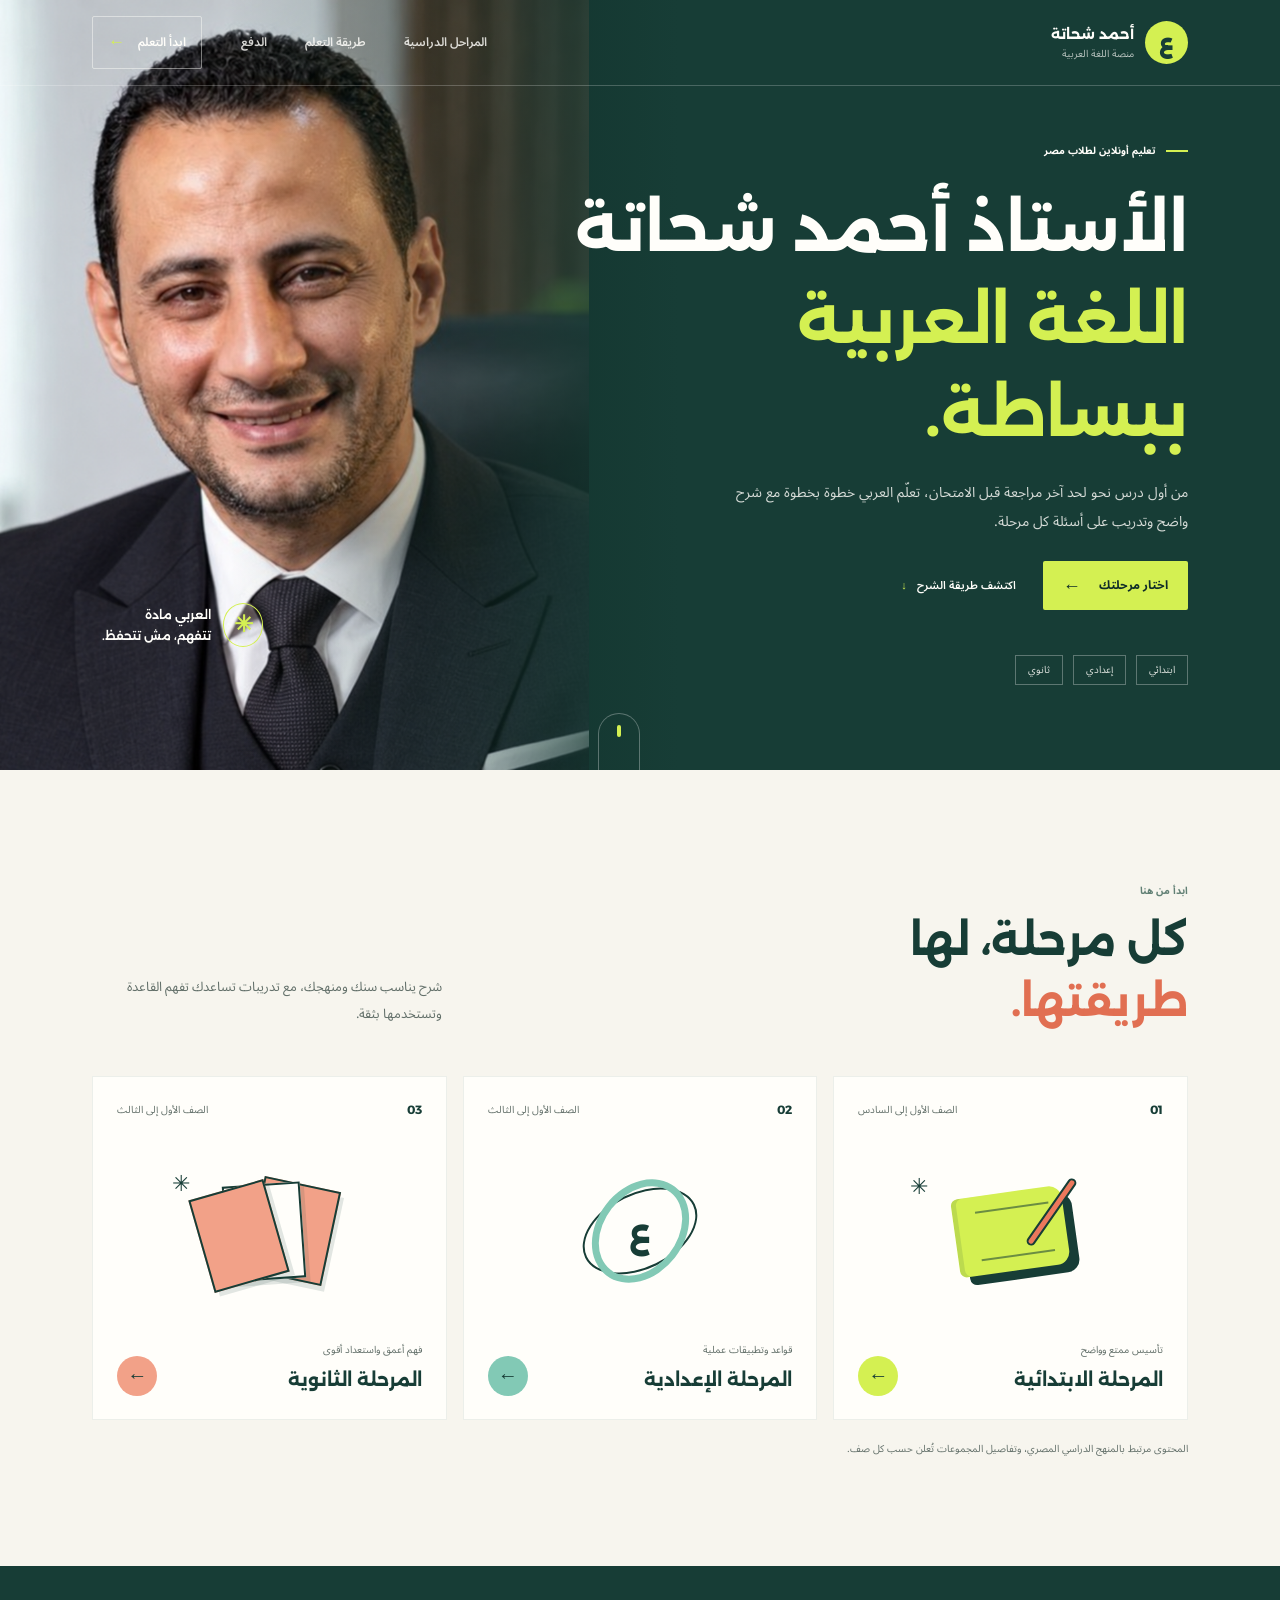
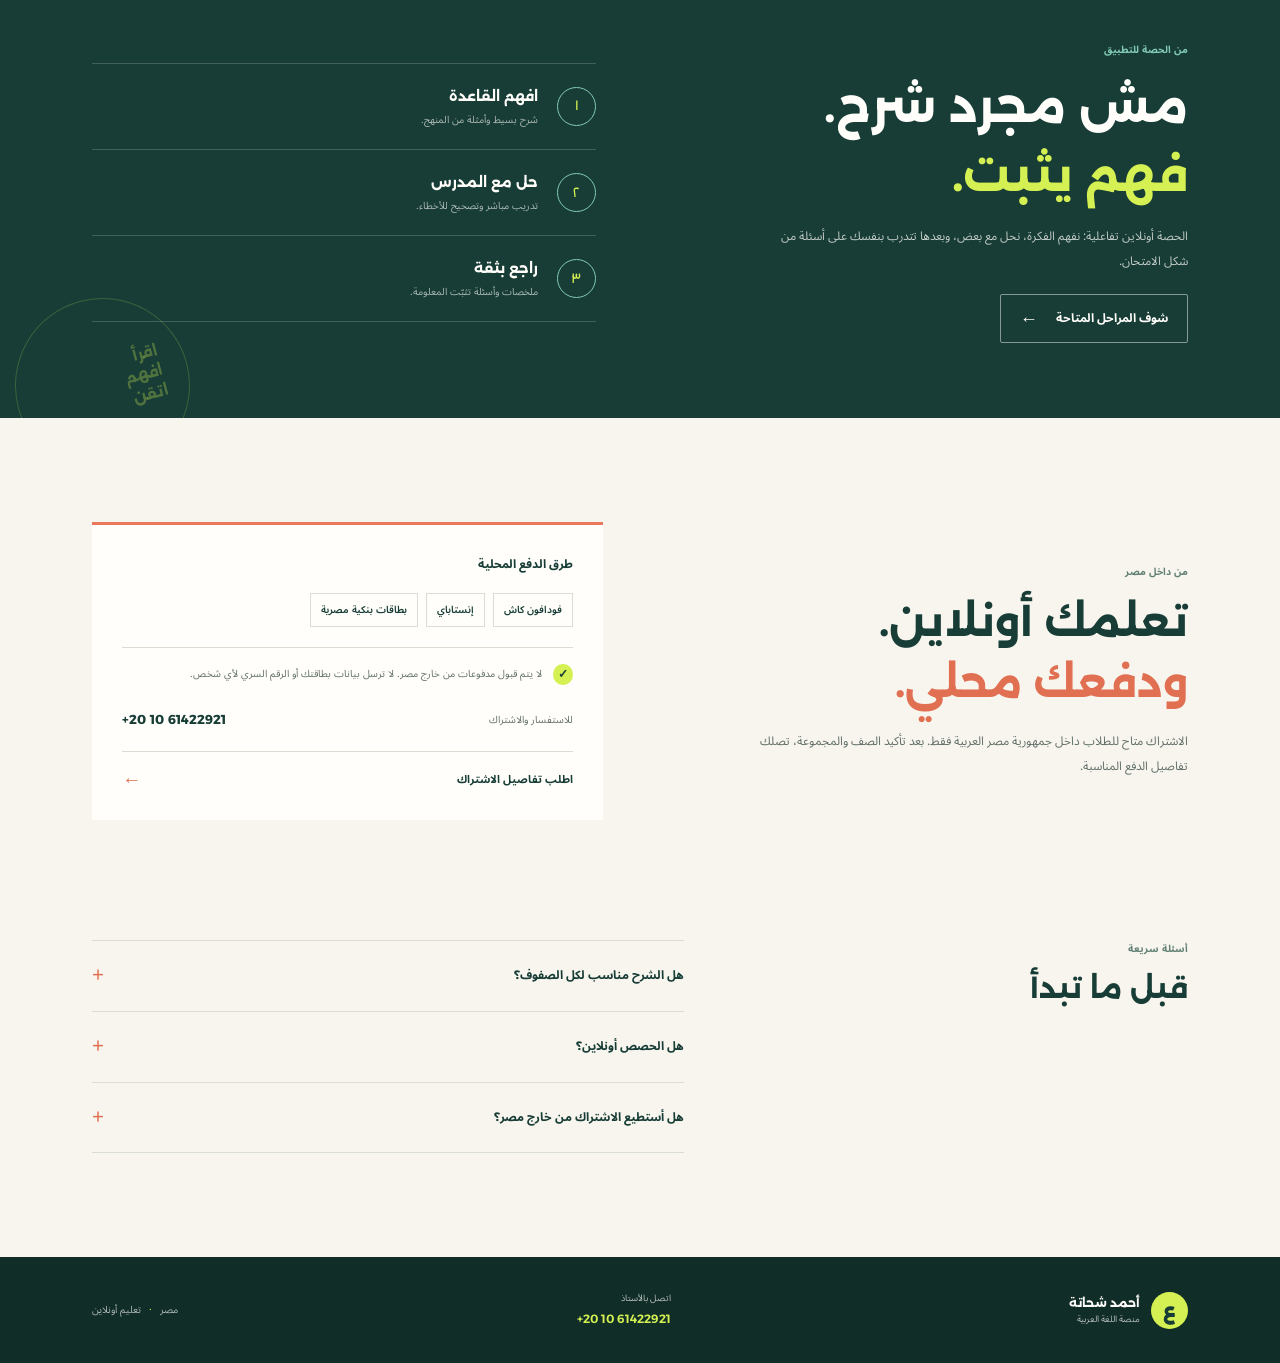
<file: index.html>
﻿<!doctype html>
<html lang="ar" dir="rtl">
<head>
	<meta charset="utf-8">
	<meta name="viewport" content="width=device-width, initial-scale=1">
	<meta name="theme-color" content="#173d36">
	<meta name="description" content="منصة الأستاذ أحمد شحاتة لتعليم اللغة العربية لطلاب الابتدائي والإعدادي والثانوي في مصر.">
	<title>الأستاذ أحمد شحاتة | اللغة العربية ببساطة</title>
	<link rel="preconnect" href="https://fonts.googleapis.com">
	<link rel="preconnect" href="https://fonts.gstatic.com" crossorigin>
	<link href="https://fonts.googleapis.com/css2?family=Alexandria:wght@400;500;600;700;800&family=Noto+Sans+Arabic:wght@400;500;600;700;800&display=swap" rel="stylesheet">
	<link rel="stylesheet" href="style.css">
	<script src="script.js" defer></script>
</head>
<body>
	<header class="site-header">
		<a class="brand" href="#home" aria-label="الأستاذ أحمد شحاتة، الصفحة الرئيسية">
			<span class="brand-mark" aria-hidden="true">ع</span>
			<span class="brand-copy"><strong>أحمد شحاتة</strong><small>منصة اللغة العربية</small></span>
		</a>
		<button class="menu-toggle" type="button" aria-label="فتح القائمة" aria-expanded="false" aria-controls="main-nav">
			<span></span><span></span><span></span>
		</button>
		<nav class="main-nav" id="main-nav" aria-label="القائمة الرئيسية">
			<a href="./tracks/">المراحل الدراسية</a>
			<a href="#method">طريقة التعلم</a>
			<a href="#payment">الدفع</a>
			<a class="nav-join" href="./tracks/">ابدأ التعلم <span aria-hidden="true">←</span></a>
		</nav>
	</header>

	<main>
		<section class="hero" id="home" aria-labelledby="hero-title">
			<img class="hero-image" src="./ahmed-shehata.png" alt="الأستاذ أحمد شحاتة" fetchpriority="high">
			<div class="hero-shade"></div>
			<div class="hero-content">
				<p class="eyebrow"><span></span> تعليم أونلاين لطلاب مصر</p>
				<h1 id="hero-title">الأستاذ أحمد شحاتة<br><em>اللغة العربية ببساطة.</em></h1>
				<p class="hero-intro">من أول درس نحو لحد آخر مراجعة قبل الامتحان، تعلّم العربي خطوة بخطوة مع شرح واضح وتدريب على أسئلة كل مرحلة.</p>
				<div class="hero-actions">
					<a class="button button-lime" href="./tracks/">اختار مرحلتك <span aria-hidden="true">←</span></a>
					<a class="text-link" href="#method">اكتشف طريقة الشرح <span aria-hidden="true">↓</span></a>
				</div>
				<div class="hero-stages" aria-label="المراحل المتاحة">
					<span>ابتدائي</span><span>إعدادي</span><span>ثانوي</span>
				</div>
			</div>
			<div class="hero-note"><span class="note-star" aria-hidden="true">✳</span><span>العربي مادة<br>تتفهم، مش تتحفظ.</span></div>
			<a class="scroll-cue" href="./tracks/" aria-label="تابع إلى المراحل الدراسية"><span></span></a>
		</section>

		<section class="tracks section-wrap" id="track" aria-labelledby="tracks-title">
			<div class="section-heading">
				<div>
					<p class="eyebrow eyebrow-dark">ابدأ من هنا</p>
					<h2 id="tracks-title">كل مرحلة، لها<br><em>طريقتها.</em></h2>
				</div>
				<p class="section-lede">شرح يناسب سنك ومنهجك، مع تدريبات تساعدك تفهم القاعدة وتستخدمها بثقة.</p>
			</div>
			<div class="track-grid">
				<article class="track-card track-primary">
					<div class="track-top"><span class="track-number">01</span><span class="track-level">الصف الأول إلى السادس</span></div>
					<div class="track-illustration primary-illustration" aria-hidden="true"><span class="book-shape"></span><span class="pencil-shape"></span><span class="sparkle">✳</span></div>
					<div class="track-bottom"><div><p>تأسيس ممتع وواضح</p><h3>المرحلة الابتدائية</h3></div><a class="round-arrow" href="./tracks/" aria-label="افتح موقع المراحل الدراسية للمرحلة الابتدائية">←</a></div>
				</article>
				<article class="track-card track-prep">
					<div class="track-top"><span class="track-number">02</span><span class="track-level">الصف الأول إلى الثالث</span></div>
					<div class="track-illustration prep-illustration" aria-hidden="true"><span class="orbit orbit-one"></span><span class="orbit orbit-two"></span><span class="sparkle">ع</span></div>
					<div class="track-bottom"><div><p>قواعد وتطبيقات عملية</p><h3>المرحلة الإعدادية</h3></div><a class="round-arrow" href="./tracks/" aria-label="افتح موقع المراحل الدراسية للمرحلة الإعدادية">←</a></div>
				</article>
				<article class="track-card track-secondary">
					<div class="track-top"><span class="track-number">03</span><span class="track-level">الصف الأول إلى الثالث</span></div>
					<div class="track-illustration secondary-illustration" aria-hidden="true"><span class="page page-one"></span><span class="page page-two"></span><span class="page page-three"></span><span class="sparkle">✳</span></div>
					<div class="track-bottom"><div><p>فهم أعمق واستعداد أقوى</p><h3>المرحلة الثانوية</h3></div><a class="round-arrow" href="./tracks/" aria-label="افتح موقع المراحل الدراسية للمرحلة الثانوية">←</a></div>
				</article>
			</div>
			<p class="track-footnote">المحتوى مرتبط بالمنهج الدراسي المصري، وتفاصيل المجموعات تُعلن حسب كل صف.</p>
		</section>

		<section class="method" id="method" aria-labelledby="method-title">
			<div class="method-inner">
				<div class="method-copy">
					<p class="eyebrow eyebrow-light">من الحصة للتطبيق</p>
					<h2 id="method-title">مش مجرد شرح.<br><em>فهم يثبت.</em></h2>
					<p>الحصة أونلاين تفاعلية: نفهم الفكرة، نحل مع بعض، وبعدها تتدرب بنفسك على أسئلة من شكل الامتحان.</p>
					<a class="button button-outline" href="./tracks/">شوف المراحل المتاحة <span aria-hidden="true">←</span></a>
				</div>
				<div class="method-steps" aria-label="خطوات التعلم">
					<div class="method-step"><span>١</span><div><h3>افهم القاعدة</h3><p>شرح بسيط وأمثلة من المنهج.</p></div></div>
					<div class="method-step"><span>٢</span><div><h3>حل مع المدرس</h3><p>تدريب مباشر وتصحيح للأخطاء.</p></div></div>
					<div class="method-step"><span>٣</span><div><h3>راجع بثقة</h3><p>ملخصات وأسئلة تثبّت المعلومة.</p></div></div>
				</div>
				<div class="method-stamp" aria-hidden="true">اقرأ<br>افهم<br>اتقن</div>
			</div>
		</section>

		<section class="payment section-wrap" id="payment" aria-labelledby="payment-title">
			<div class="payment-copy">
				<p class="eyebrow eyebrow-dark">من داخل مصر</p>
				<h2 id="payment-title">تعلمك أونلاين.<br><em>ودفعك محلي.</em></h2>
				<p>الاشتراك متاح للطلاب داخل جمهورية مصر العربية فقط. بعد تأكيد الصف والمجموعة، تصلك تفاصيل الدفع المناسبة.</p>
			</div>
			<div class="payment-panel">
				<p class="payment-label">طرق الدفع المحلية</p>
				<div class="payment-methods"><span>فودافون كاش</span><span>إنستاباي</span><span>بطاقات بنكية مصرية</span></div>
				<div class="payment-rule"><span class="rule-icon" aria-hidden="true">✓</span><p>لا يتم قبول مدفوعات من خارج مصر. لا ترسل بيانات بطاقتك أو الرقم السري لأي شخص.</p></div>
				<a class="payment-contact" href="tel:+201061422921"><span>للاستفسار والاشتراك</span><bdi>+20 10 61422921</bdi></a>
				<button class="payment-cta enroll-trigger" type="button" data-stage="">اطلب تفاصيل الاشتراك <span aria-hidden="true">←</span></button>
			</div>
		</section>

		<section class="faq section-wrap" aria-labelledby="faq-title">
			<div class="faq-heading"><p class="eyebrow eyebrow-dark">أسئلة سريعة</p><h2 id="faq-title">قبل ما تبدأ</h2></div>
			<div class="faq-list">
				<details><summary>هل الشرح مناسب لكل الصفوف؟<span aria-hidden="true">+</span></summary><p>نعم، توجد مسارات للمرحلة الابتدائية والإعدادية والثانوية، وتختار صفك عند طلب الاشتراك.</p></details>
				<details><summary>هل الحصص أونلاين؟<span aria-hidden="true">+</span></summary><p>نعم، الدراسة عن بُعد. تفاصيل موعد الحصة وطريقة حضورها تُرسل بعد تأكيد المجموعة.</p></details>
				<details><summary>هل أستطيع الاشتراك من خارج مصر؟<span aria-hidden="true">+</span></summary><p>الاشتراك والدفع متاحان داخل مصر فقط في الوقت الحالي.</p></details>
			</div>
		</section>
	</main>

	<footer class="site-footer">
		<a class="brand footer-brand" href="#home"><span class="brand-mark" aria-hidden="true">ع</span><span class="brand-copy"><strong>أحمد شحاتة</strong><small>منصة اللغة العربية</small></span></a>
		<a class="footer-phone" href="tel:+201061422921" aria-label="اتصل بالأستاذ أحمد شحاتة على +20 10 61422921"><span>اتصل بالأستاذ</span><bdi>+20 10 61422921</bdi></a>
		<span class="footer-country">مصر <span aria-hidden="true">·</span> تعليم أونلاين</span>
	</footer>

	<dialog class="enroll-dialog" aria-labelledby="dialog-title">
		<button class="dialog-close" type="button" aria-label="إغلاق النافذة">×</button>
		<div class="dialog-heading"><p class="eyebrow eyebrow-dark">خطوة أولى</p><h2 id="dialog-title">اطلب تفاصيل<br><em>الاشتراك.</em></h2><p>املأ بياناتك لمعاينة طلبك. الاشتراك متاح داخل مصر فقط.</p></div>
		<form id="enrollment-form">
			<label for="student-name">اسم الطالب</label>
			<input id="student-name" name="studentName" type="text" autocomplete="name" placeholder="الاسم بالكامل" required>
			<div class="form-row">
				<div><label for="stage">المرحلة</label><select id="stage" name="stage" required><option value="">اختار المرحلة</option><option value="primary">ابتدائي</option><option value="prep">إعدادي</option><option value="secondary">ثانوي</option></select></div>
				<div><label for="grade">الصف الدراسي</label><select id="grade" name="grade" required disabled><option value="">اختار الصف</option></select></div>
			</div>
			<label for="phone">رقم موبايل مصري</label>
			<input id="phone" name="phone" type="tel" inputmode="numeric" autocomplete="tel-national" placeholder="01xxxxxxxxx" pattern="01[0125][0-9]{8}" title="أدخل رقم موبايل مصري يبدأ بـ 010 أو 011 أو 012 أو 015" required>
			<p class="form-hint">يبدأ الرقم بـ 010 أو 011 أو 012 أو 015.</p>
			<button class="button button-lime form-submit" type="submit">معاينة طلب الاشتراك <span aria-hidden="true">←</span></button>
			<p class="form-privacy">هذه معاينة فقط؛ لا تُرسل البيانات ولا تُنفذ أي عملية دفع.</p>
			<div class="form-result" id="form-result" role="status" aria-live="polite" hidden></div>
		</form>
	</dialog>
	<div class="dialog-backdrop" hidden></div>
</body>
</html>
</file>
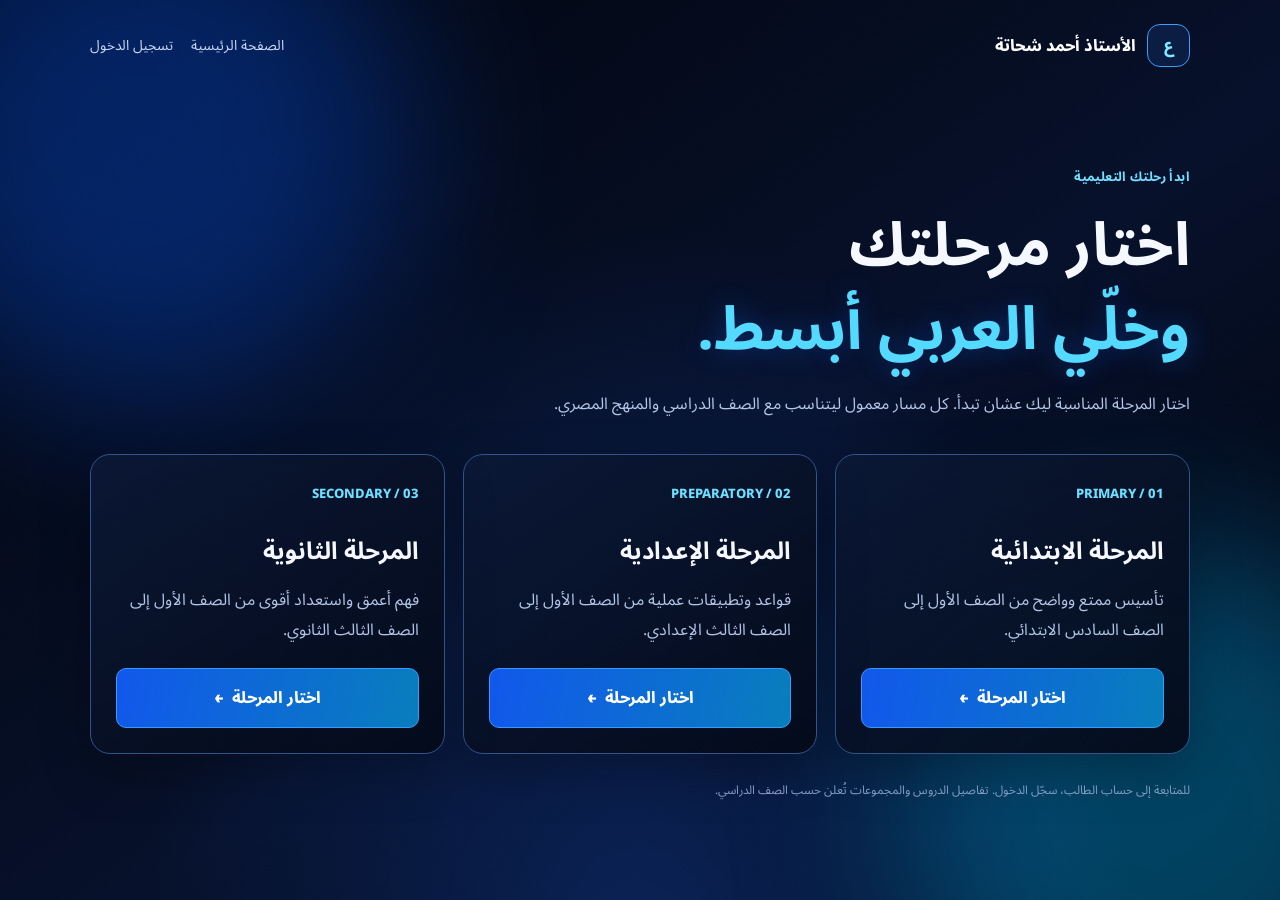
<file: track/index.html>
<!doctype html>
<html lang="en">
<head>
<meta charset="utf-8">
<meta name="viewport" content="width=device-width, initial-scale=1">
<meta http-equiv="refresh" content="0;url=../tracks/">
<link rel="canonical" href="../tracks/">
<title>Moving to Tracks</title>
<script>window.location.replace("../tracks/");</script>
</head>
<body><p>This page has moved to <a href="../tracks/">/tracks/</a>.</p></body>
</html>
</file>
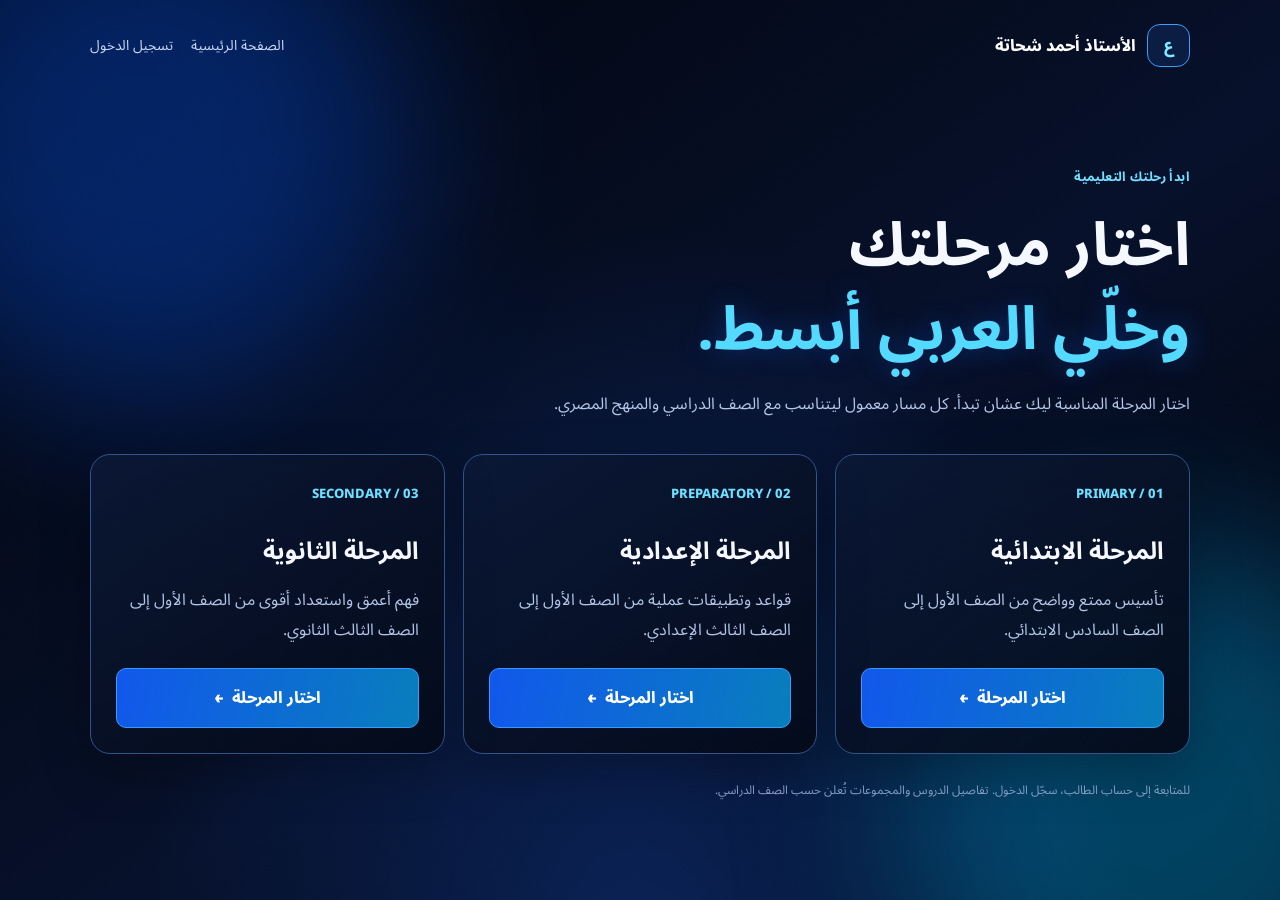
<file: tracks/index.html>
<!doctype html>
<html lang="ar" dir="rtl">
<head>
<meta charset="utf-8">
<meta name="viewport" content="width=device-width, initial-scale=1">
<meta name="theme-color" content="#050816">
<meta name="description" content="اختار المرحلة الدراسية في منصة الأستاذ أحمد شحاتة.">
<title>المراحل الدراسية | الأستاذ أحمد شحاتة</title>
<link rel="preconnect" href="https://fonts.googleapis.com">
<link rel="preconnect" href="https://fonts.gstatic.com" crossorigin>
<link href="https://fonts.googleapis.com/css2?family=Alexandria:wght@400;500;600;700;800&family=Noto+Sans+Arabic:wght@400;500;600;700;800&display=swap" rel="stylesheet">
<style>
:root{color-scheme:dark;--blue:#176bff;--cyan:#42d9ff}
*{box-sizing:border-box}
body{margin:0;min-height:100vh;background:#030611;color:#f5f8ff;font-family:"Noto Sans Arabic","Alexandria",sans-serif}
.bg{position:fixed;inset:0;z-index:-1;overflow:hidden;background:radial-gradient(ellipse at 50% 110%,#0b245a 0,transparent 55%),linear-gradient(145deg,#02040b,#07112b 55%,#02040b)}
.bg:before{content:"";position:absolute;inset:-45%;background:repeating-linear-gradient(0deg,transparent 0 54px,rgba(58,135,255,.09) 55px 56px),repeating-linear-gradient(90deg,transparent 0 54px,rgba(58,135,255,.09) 55px 56px);transform:perspective(520px) rotateX(58deg) scale(1.6);transform-origin:center bottom;animation:grid 18s linear infinite}
.glow{position:absolute;width:42vw;height:42vw;min-width:240px;min-height:240px;border-radius:50%;filter:blur(85px);opacity:.34;animation:float 12s ease-in-out infinite alternate}
.g1{top:-15%;left:-10%;background:#075bff}.g2{right:-12%;bottom:-20%;background:#00b7ff;animation-delay:-5s}
@keyframes grid{to{background-position:0 110px,110px 0}}@keyframes float{to{transform:translate(6vw,5vh) scale(1.16)}}
header{width:min(1100px,calc(100% - 36px));margin:auto;padding:24px 0;display:flex;justify-content:space-between;align-items:center;gap:16px}
.brand{color:#fff;text-decoration:none;font-weight:800;display:flex;align-items:center;gap:11px}.mark{display:grid;place-items:center;width:43px;height:43px;border:1px solid #3e9bff;border-radius:13px;color:#7eeaff;background:#0b1d42}
header nav{display:flex;gap:18px;align-items:center;flex-wrap:wrap}header nav a{color:#c8d8f7;text-decoration:none;font-size:14px}
main{width:min(1100px,calc(100% - 36px));margin:clamp(36px,8vh,90px) auto 70px}
.eyebrow{color:#72dfff;font-size:13px;font-weight:700;letter-spacing:.03em}
h1{font-size:clamp(34px,6vw,60px);line-height:1.4;margin:12px 0}h1 em{font-style:normal;color:#54d9ff;text-shadow:0 0 28px #176bff55}
.intro{max-width:650px;color:#b5c7e8;line-height:2;font-size:16px;margin-bottom:34px}
.cards{display:grid;grid-template-columns:repeat(3,minmax(0,1fr));gap:18px}
.card{display:flex;flex-direction:column;min-height:245px;padding:25px;border:1px solid #31548a;border-radius:20px;background:linear-gradient(145deg,rgba(12,25,55,.88),rgba(4,9,23,.92));box-shadow:0 18px 50px #0004;transition:transform .22s,border-color .22s,box-shadow .22s}
.card:hover{transform:translateY(-5px);border-color:#48cfff;box-shadow:0 18px 55px #075bff28}
.number{color:#6ddfff;font-weight:800;font-size:13px}.card h2{font-size:24px;margin:18px 0 8px}.card p{color:#b3c5e5;line-height:1.9;margin:0 0 22px}
.card a{margin-top:auto;display:inline-flex;align-items:center;justify-content:center;gap:8px;padding:12px 16px;border:1px solid #369bff;border-radius:10px;color:#fff;text-decoration:none;font-weight:800;background:linear-gradient(100deg,#1258ec,#087ebd)}
.note{margin-top:26px;color:#849bc3;font-size:12px;line-height:1.9}
@media(max-width:760px){.cards{grid-template-columns:1fr}.card{min-height:unset}header{align-items:flex-start}header nav{justify-content:flex-end}}
@media(prefers-reduced-motion:reduce){.bg:before,.glow{animation:none}.card{transition:none}}
</style>
</head>
<body>
<div class="bg" aria-hidden="true"><span class="glow g1"></span><span class="glow g2"></span></div>
<header>
<a class="brand" href="../"><span class="mark" aria-hidden="true">ع</span><span>الأستاذ أحمد شحاتة</span></a>
<nav aria-label="التنقل"><a href="../">الصفحة الرئيسية</a><a href="../login.html">تسجيل الدخول</a></nav>
</header>
<main>
<p class="eyebrow">ابدأ رحلتك التعليمية</p>
<h1>اختار مرحلتك<br><em>وخلّي العربي أبسط.</em></h1>
<p class="intro">اختار المرحلة المناسبة ليك عشان تبدأ. كل مسار معمول ليتناسب مع الصف الدراسي والمنهج المصري.</p>
<section class="cards" aria-label="المراحل الدراسية">
<article class="card"><span class="number">01 / PRIMARY</span><h2>المرحلة الابتدائية</h2><p>تأسيس ممتع وواضح من الصف الأول إلى الصف السادس الابتدائي.</p><a href="../login.html?stage=primary">اختار المرحلة <span aria-hidden="true">←</span></a></article>
<article class="card"><span class="number">02 / PREPARATORY</span><h2>المرحلة الإعدادية</h2><p>قواعد وتطبيقات عملية من الصف الأول إلى الصف الثالث الإعدادي.</p><a href="../login.html?stage=prep">اختار المرحلة <span aria-hidden="true">←</span></a></article>
<article class="card"><span class="number">03 / SECONDARY</span><h2>المرحلة الثانوية</h2><p>فهم أعمق واستعداد أقوى من الصف الأول إلى الصف الثالث الثانوي.</p><a href="../login.html?stage=secondary">اختار المرحلة <span aria-hidden="true">←</span></a></article>
</section>
<p class="note">للمتابعة إلى حساب الطالب، سجّل الدخول. تفاصيل الدروس والمجموعات تُعلن حسب الصف الدراسي.</p>
</main>
</body>
</html>
</file>
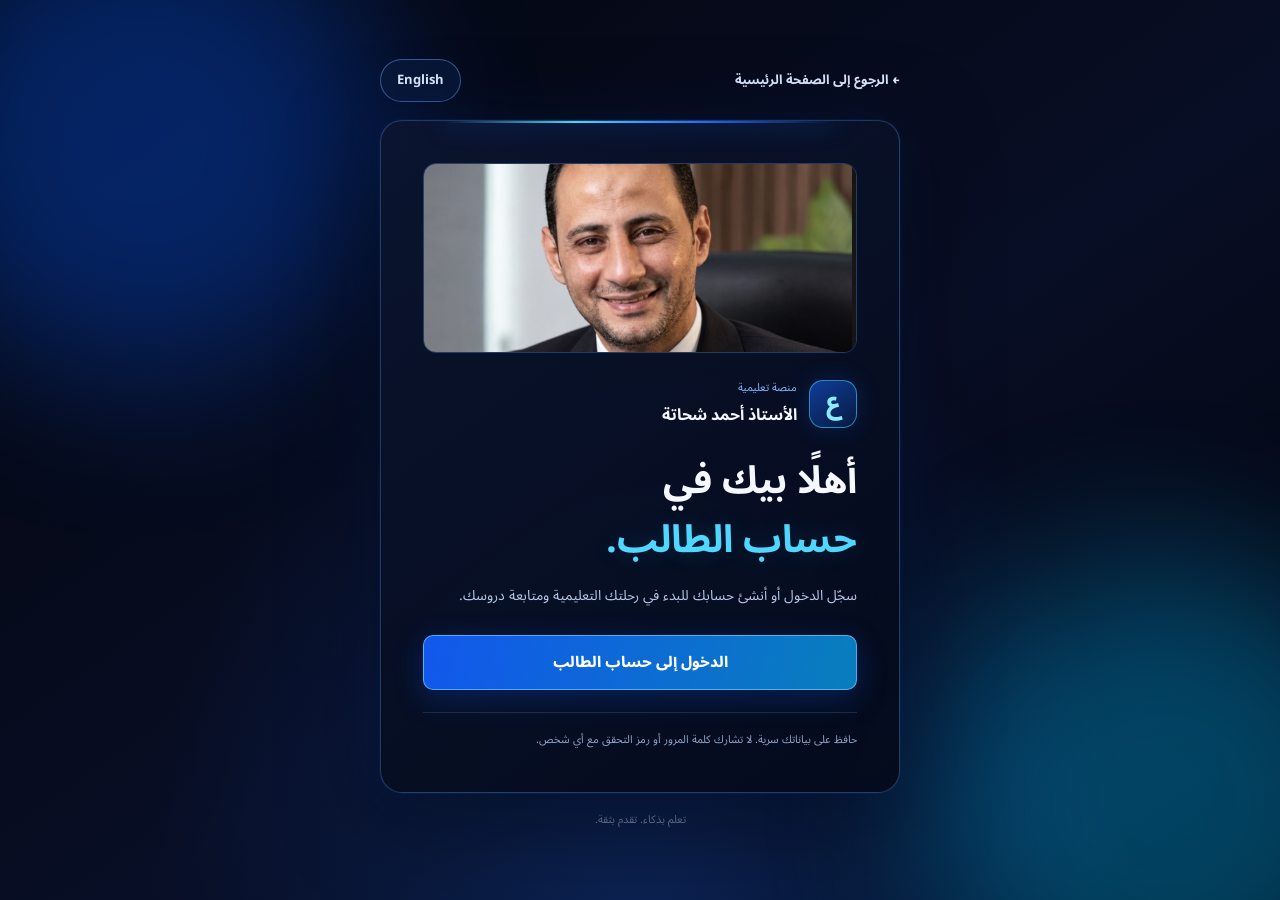
<file: login.html>
<!doctype html>
<html lang="ar" dir="rtl">
<head>
  <meta charset="utf-8">
  <meta name="viewport" content="width=device-width, initial-scale=1">
  <meta name="theme-color" content="#050816">
  <meta name="description" content="تسجيل الدخول إلى منصة الأستاذ أحمد شحاتة.">
  <title>تسجيل الدخول | منصة أحمد شحاتة</title>
  <link rel="preconnect" href="https://fonts.googleapis.com">
  <link rel="preconnect" href="https://fonts.gstatic.com" crossorigin>
  <link href="https://fonts.googleapis.com/css2?family=Alexandria:wght@400;500;600;700;800&family=Noto+Sans+Arabic:wght@400;500;600;700;800&display=swap" rel="stylesheet">
  <link rel="stylesheet" href="style.css">
  <script type="module" src="auth.js"></script>
  <style>
    :root{--night:#050816;--blue:#176bff;--cyan:#42d9ff;--glass:rgba(10,18,42,.78)}
    body.login-page{min-height:100vh;margin:0;display:grid;place-items:center;overflow-x:hidden;padding:30px 18px;background:var(--night);color:#f5f8ff;font-family:"Noto Sans Arabic","Alexandria",sans-serif}
    .login-bg{position:fixed;inset:0;overflow:hidden;pointer-events:none;background:radial-gradient(ellipse at 50% 110%,#0c2457 0%,transparent 55%),linear-gradient(145deg,#03050d,#080e25 55%,#02040b);z-index:0}
    .login-bg:before{content:"";position:absolute;inset:-50%;background:repeating-linear-gradient(0deg,transparent 0 54px,rgba(58,135,255,.075) 55px 56px),repeating-linear-gradient(90deg,transparent 0 54px,rgba(58,135,255,.075) 55px 56px);transform:perspective(500px) rotateX(58deg) scale(1.7);transform-origin:center bottom;animation:gridmove 18s linear infinite}
    .glow{position:absolute;width:38vw;height:38vw;min-width:260px;min-height:260px;border-radius:50%;filter:blur(80px);opacity:.34;animation:float 12s ease-in-out infinite alternate}
    .glow-one{top:-12%;left:-8%;background:#075bff}.glow-two{right:-10%;bottom:-16%;background:#00b7ff;animation-delay:-5s}
    @keyframes float{to{transform:translate(7vw,5vh) scale(1.18)}}@keyframes gridmove{to{background-position:0 110px,110px 0}}
    .login-shell{position:relative;z-index:1;width:min(100%,520px)}
    .login-top{display:flex;align-items:center;justify-content:space-between;gap:12px;margin-bottom:18px}
    .login-back,.lang-toggle{color:#dce9ff;text-decoration:none;font-size:13px;font-weight:700}
    .lang-toggle{border:1px solid rgba(116,174,255,.45);background:rgba(11,27,62,.72);border-radius:999px;padding:9px 16px;cursor:pointer;backdrop-filter:blur(12px)}
    .login-card{position:relative;padding:clamp(24px,6vw,42px);border:1px solid rgba(106,160,255,.3);border-radius:22px;background:linear-gradient(145deg,rgba(12,21,48,.92),rgba(4,9,24,.9));box-shadow:0 0 0 1px rgba(23,107,255,.08),0 24px 90px rgba(0,0,0,.5),0 0 65px rgba(23,107,255,.12);backdrop-filter:blur(18px);overflow:hidden}
    .login-card:before{content:"";position:absolute;top:0;left:12%;right:12%;height:2px;background:linear-gradient(90deg,transparent,var(--cyan),var(--blue),transparent);box-shadow:0 0 24px var(--blue)}
    .login-teacher-image{display:block;width:100%;height:190px;margin:0 0 25px;object-fit:cover;object-position:center 35%;border:1px solid rgba(119,174,255,.28);border-radius:13px;filter:saturate(.88)}
    .login-brand{display:flex;align-items:center;gap:12px;margin-bottom:22px}
    .login-mark{display:grid;place-items:center;width:48px;height:48px;flex:0 0 48px;border:1px solid rgba(66,217,255,.55);border-radius:14px;background:linear-gradient(145deg,#103d9a,#071a40);color:#8beaff;font-size:25px;font-weight:800;box-shadow:0 0 24px rgba(23,107,255,.18)}
    .login-brand small{display:block;color:#85b5ff;font-size:11px;margin-bottom:3px}.login-brand strong{font-size:16px}
    .login-card h1{margin:0 0 12px;color:#f5f8ff;font-size:clamp(27px,5vw,38px);line-height:1.55}
    .login-card h1 em{color:#50d7ff;font-style:normal;text-shadow:0 0 25px rgba(66,217,255,.18)}
    .login-card .login-description{margin:0 0 25px;color:#b7c7e6;font-size:14px;line-height:2}
    #phone-auth-open{width:100%;min-height:52px;padding:13px 18px;border:1px solid rgba(117,207,255,.65);border-radius:10px;background:linear-gradient(100deg,#1258ec,#087ebd);color:white;font:inherit;font-weight:800;cursor:pointer;box-shadow:0 8px 30px rgba(15,95,255,.25);transition:transform .2s,filter .2s}
    #phone-auth-open:hover{transform:translateY(-2px);filter:brightness(1.12)}
    #auth-status{display:block;margin-top:13px;color:#a8eaff;text-align:center;overflow-wrap:anywhere}
    .login-note{margin:22px 0 0;padding-top:17px;border-top:1px solid rgba(131,169,226,.18);color:#8fa3c7;font-size:11px;line-height:1.9}
    .login-footer{text-align:center;color:#7185ab;font-size:11px;margin-top:17px}
    .phone-auth-dialog{width:min(94vw,510px);max-height:88vh;overflow:auto;margin:auto;padding:28px;border:1px solid #31538b;border-radius:18px;background:#071127;color:#f5f8ff;box-shadow:0 25px 100px #000}
    .phone-auth-dialog::backdrop{background:rgba(0,2,10,.78);backdrop-filter:blur(8px)}
    .phone-auth-dialog .dialog-heading h2{color:#f5f8ff}.phone-auth-dialog .dialog-heading h2 em{color:#50d7ff}
    .phone-auth-dialog .dialog-heading p,.phone-auth-dialog .form-privacy{color:#a9bbdb}
    .phone-auth-dialog .dialog-close{float:left;border:1px solid #35527f;border-radius:8px;background:#101f3b;color:#fff;font-size:22px;width:38px;height:38px;cursor:pointer}
    #clerk-auth-message{color:#b9d7ff}
    body[dir="ltr"] .login-top{direction:ltr}
    @media(max-width:520px){body.login-page{padding:20px 13px}.login-teacher-image{height:150px}.login-card{padding:24px 20px}.login-top{align-items:flex-start}.login-back{max-width:65%}}
    @media(prefers-reduced-motion:reduce){.glow,.login-bg:before{animation:none}}
  </style>
</head>
<body class="login-page">
  <div class="login-bg" aria-hidden="true"><span class="glow glow-one"></span><span class="glow glow-two"></span></div>
  <main class="login-shell">
    <div class="login-top">
      <a class="login-back" href="./index.html" data-i18n="back">← الرجوع إلى الصفحة الرئيسية</a>
      <button class="lang-toggle" id="language-toggle" type="button" aria-label="Switch language">English</button>
    </div>
    <section class="login-card" aria-labelledby="login-title">
      <img class="login-teacher-image" src="./ahmed-shehata.png" alt="الأستاذ أحمد شحاتة" data-i18n-alt="teacherAlt" fetchpriority="high">
      <div class="login-brand"><span class="login-mark" aria-hidden="true">ع</span><div><small data-i18n="brandSmall">منصة تعليمية</small><strong data-i18n="brand">الأستاذ أحمد شحاتة</strong></div></div>
      <h1 id="login-title" data-i18n="heading">أهلًا بيك في<br><em>حساب الطالب.</em></h1>
      <p class="login-description" data-i18n="description">سجّل الدخول أو أنشئ حسابك للبدء في رحلتك التعليمية ومتابعة دروسك.</p>
      <button id="phone-auth-open" type="button" data-i18n="loginButton">الدخول إلى حساب الطالب</button>
      <span id="auth-status" role="status" aria-live="polite"></span>
      <p class="login-note" data-i18n="note">حافظ على بياناتك سرية. لا تشارك كلمة المرور أو رمز التحقق مع أي شخص.</p>
    </section>
    <p class="login-footer" data-i18n="footer">تعلم بذكاء. تقدم بثقة.</p>
  </main>
  <dialog class="phone-auth-dialog" id="phone-auth-dialog" aria-labelledby="phone-auth-title">
    <button class="dialog-close" id="phone-auth-close" type="button" aria-label="إغلاق" data-i18n-aria="close">×</button>
    <div class="dialog-heading">
      <p class="eyebrow eyebrow-dark" data-i18n="dialogEyebrow">حساب الطالب</p>
      <h2 id="phone-auth-title" data-i18n="dialogTitle">حسابك في<br><em>منصة العربي.</em></h2>
      <p data-i18n="dialogDescription">سجّل الدخول أو أنشئ حسابًا جديدًا للمتابعة.</p>
    </div>
    <div id="clerk-auth-mount" aria-live="polite"></div>
    <p id="clerk-auth-message" role="status" aria-live="polite"></p>
    <p class="form-privacy" data-i18n="privacy">لا تشارك رمز التحقق أو كلمة المرور مع أي شخص.</p>
  </dialog>
  <script>
    const translations = {
      ar: {
        back:"→ الرجوع إلى الصفحة الرئيسية", teacherAlt:"الأستاذ أحمد شحاتة", brandSmall:"منصة تعليمية", brand:"الأستاذ أحمد شحاتة",
        heading:"أهلًا بيك في<br><em>حساب الطالب.</em>", description:"سجّل الدخول أو أنشئ حسابك للبدء في رحلتك التعليمية ومتابعة دروسك.",
        loginButton:"الدخول إلى حساب الطالب", note:"حافظ على بياناتك سرية. لا تشارك كلمة المرور أو رمز التحقق مع أي شخص.",
        footer:"تعلم بذكاء. تقدم بثقة.", close:"إغلاق", dialogEyebrow:"حساب الطالب",
        dialogTitle:"حسابك في<br><em>منصة العربي.</em>", dialogDescription:"سجّل الدخول أو أنشئ حسابًا جديدًا للمتابعة.",
        privacy:"لا تشارك رمز التحقق أو كلمة المرور مع أي شخص."
      },
      en: {
        back:"← Back to homepage", teacherAlt:"Teacher Ahmed Shehata", brandSmall:"LEARNING PLATFORM", brand:"Ahmed Shehata",
        heading:"Welcome to your<br><em>student account.</em>", description:"Sign in or create an account to begin your learning journey and keep up with your lessons.",
        loginButton:"Sign in to student account", note:"Keep your account details private. Never share your password or verification code.",
        footer:"Learn smarter. Move forward with confidence.", close:"Close", dialogEyebrow:"STUDENT ACCOUNT",
        dialogTitle:"Your account on<br><em>Arabic Learning.</em>", dialogDescription:"Sign in or create a new account to continue.",
        privacy:"Never share your password or verification code with anyone."
      }
    };
    let currentLanguage = "ar";
    document.getElementById("language-toggle").addEventListener("click", () => {
      currentLanguage = currentLanguage === "ar" ? "en" : "ar";
      document.documentElement.lang = currentLanguage;
      document.documentElement.dir = currentLanguage === "ar" ? "rtl" : "ltr";
      document.body.dir = document.documentElement.dir;
      document.getElementById("language-toggle").textContent = currentLanguage === "ar" ? "English" : "العربية";
      document.querySelectorAll("[data-i18n]").forEach(el => { el.innerHTML = translations[currentLanguage][el.dataset.i18n]; });
      document.querySelectorAll("[data-i18n-alt]").forEach(el => { el.alt = translations[currentLanguage][el.dataset.i18nAlt]; });
      document.querySelectorAll("[data-i18n-aria]").forEach(el => { el.setAttribute("aria-label", translations[currentLanguage][el.dataset.i18nAria]); });
      document.title = currentLanguage === "ar" ? "تسجيل الدخول | منصة أحمد شحاتة" : "Sign in | Ahmed Shehata";
    });
  </script>
</body>
</html>
</file>
<file: style.css>
:root {
	color-scheme: light;
	--ink: #173d36;
	--ink-deep: #102d28;
	--paper: #f7f5ee;
	--white: #fffefa;
	--lime: #d4f052;
	--coral: #ec785c;
	--teal: #82c9b5;
	--muted: #63706a;
	--line: #d9ddd2;
	--display: "Alexandria", "Noto Sans Arabic", sans-serif;
	--body: "Noto Sans Arabic", sans-serif;
}

* { box-sizing: border-box; }
html { scroll-behavior: smooth; scroll-padding-top: 84px; }
body { margin: 0; background: var(--paper); color: var(--ink); font-family: var(--body); font-size: 15px; line-height: 1.8; }
button, input, select { font: inherit; }
button, a { -webkit-tap-highlight-color: transparent; }
a { color: inherit; text-decoration: none; }
button { color: inherit; }
::selection { background: var(--lime); color: var(--ink-deep); }

.site-header { position: absolute; z-index: 5; top: 0; right: 0; left: 0; display: flex; align-items: center; justify-content: space-between; min-height: 86px; padding: 0 7.2%; color: var(--white); border-bottom: 1px solid rgb(255 255 255 / 22%); }
.brand { display: inline-flex; align-items: center; gap: 11px; }
.brand-mark { display: grid; width: 43px; aspect-ratio: 1; place-items: center; border-radius: 50%; background: var(--lime); color: var(--ink); font-family: var(--display); font-size: 23px; font-weight: 800; }
.brand-copy { display: grid; line-height: 1.35; }
.brand-copy strong { font-family: var(--display); font-size: 14px; font-weight: 700; }
.brand-copy small { margin-top: 3px; color: rgb(255 254 250 / 68%); font-size: 10px; }
.main-nav { display: flex; align-items: center; gap: clamp(20px, 3vw, 46px); font-size: 12px; font-weight: 600; }
.main-nav a:not(.nav-join) { color: rgb(255 254 250 / 82%); transition: color .2s ease; }
.main-nav a:not(.nav-join):hover { color: var(--lime); }
.nav-join { display: inline-flex; align-items: center; gap: 13px; padding: 10px 15px; border: 1px solid rgb(255 254 250 / 45%); border-radius: 2px; }
.nav-join span { color: var(--lime); font-size: 17px; }
.menu-toggle { display: none; }

.hero { position: relative; display: flex; min-height: min(770px, 95svh); align-items: center; overflow: hidden; background: var(--ink-deep); color: var(--white); }
.hero-image, .hero-shade { position: absolute; inset-block: 0; height: 100%; }
.hero-image { left: 0; width: 46%; object-fit: cover; object-position: center 24%; }
.hero-shade { inset-inline: 0; background: linear-gradient(90deg, transparent 18%, rgb(23 61 54 / 36%) 37%, var(--ink) 53%, var(--ink) 100%); }
.hero-content { position: relative; z-index: 1; width: min(680px, 48%); margin: 57px 7.2% 0 auto; animation: arrive .8s both; }
.eyebrow { display: flex; align-items: center; gap: 10px; margin: 0 0 22px; font-size: 10px; font-weight: 700; letter-spacing: 0; }
.eyebrow > span { display: inline-block; width: 22px; height: 2px; background: var(--lime); }
.hero h1, h2 { margin: 0; font-family: var(--display); font-weight: 700; letter-spacing: 0; line-height: 1.45; }
.hero h1 { font-size: clamp(34px, 5vw, 64px); }
.hero h1 em, h2 em { color: var(--lime); font-style: normal; }
.hero-intro { max-width: 485px; margin: 19px 0 25px; color: rgb(255 254 250 / 81%); font-size: 14px; line-height: 2.05; }
.hero-actions { display: flex; align-items: center; gap: 27px; }
.button { display: inline-flex; align-items: center; justify-content: center; gap: 18px; min-height: 49px; padding: 0 19px; border: 1px solid transparent; border-radius: 2px; font-size: 12px; font-weight: 700; cursor: pointer; transition: transform .2s ease, background .2s ease; }
.button:hover { transform: translateY(-2px); }
.button-lime { background: var(--lime); color: var(--ink-deep); }
.button-lime:hover { background: #e1ff69; }
.button span { font-size: 18px; line-height: 1; }
.text-link { color: var(--white); font-size: 11px; font-weight: 600; }
.text-link span { margin-right: 7px; color: var(--lime); }
.hero-stages { display: flex; gap: 10px; margin-top: 45px; }
.hero-stages span { padding: 5px 12px; border: 1px solid rgb(255 255 255 / 30%); color: rgb(255 254 250 / 85%); font-size: 10px; }
.hero-note { position: absolute; z-index: 1; bottom: 16%; left: 8%; display: flex; align-items: center; gap: 12px; color: var(--white); font-family: var(--display); font-size: 12px; font-weight: 600; line-height: 1.8; }
.note-star { display: grid; width: 40px; aspect-ratio: 1; place-items: center; border: 1px solid var(--lime); border-radius: 50%; color: var(--lime); font-size: 23px; }
.scroll-cue { position: absolute; z-index: 1; bottom: 0; right: 50%; display: grid; width: 42px; height: 57px; place-items: start center; padding-top: 11px; border: 1px solid rgb(255 255 255 / 30%); border-bottom: 0; border-radius: 22px 22px 0 0; }
.scroll-cue span { width: 4px; height: 12px; border-radius: 3px; background: var(--lime); animation: scroll 1.5s infinite; }

.section-wrap { width: min(1160px, 85.6%); margin-inline: auto; }
.tracks { padding-top: 112px; padding-bottom: 108px; }
.section-heading { display: flex; align-items: end; justify-content: space-between; gap: 35px; margin-bottom: 44px; }
.eyebrow-dark { color: #628075; }
.section-heading .eyebrow { margin-bottom: 10px; }
h2 { font-size: clamp(28px, 3.3vw, 43px); }
.section-heading h2 em, .payment h2 em, .dialog-heading h2 em { color: #e16f52; }
.section-lede { max-width: 350px; margin: 0 2% 4px 0; color: var(--muted); font-size: 13px; line-height: 2.1; }
.track-grid { display: grid; grid-template-columns: repeat(3, 1fr); gap: 16px; }
.track-card { position: relative; display: flex; min-height: 344px; flex-direction: column; justify-content: space-between; overflow: hidden; padding: 22px 24px 23px; border: 1px solid rgb(23 61 54 / 8%); background: #fffefa; transition: transform .25s ease, box-shadow .25s ease; }
.track-card:hover { transform: translateY(-5px); box-shadow: 0 16px 32px rgb(23 61 54 / 9%); }
.track-primary { --track: #d4f052; }
.track-prep { --track: #82c9b5; }
.track-secondary { --track: #f2a188; }
.track-top { display: flex; align-items: center; justify-content: space-between; }
.track-number { color: var(--ink); font-family: var(--display); font-size: 12px; font-weight: 700; }
.track-level { color: var(--muted); font-size: 10px; }
.track-illustration { position: relative; display: grid; height: 150px; place-items: center; }
.track-illustration .sparkle { position: absolute; top: 12px; left: 17%; color: var(--ink); font-size: 22px; }
.book-shape { position: relative; display: block; width: 111px; height: 79px; transform: rotate(-8deg); border-radius: 7px 13px 13px 7px; background: var(--track); box-shadow: inset 5px 0 rgb(23 61 54 / 12%), 9px 9px 0 #173d36; }
.book-shape::before { position: absolute; inset: 15px 14px 14px 23px; border-top: 2px solid var(--ink); border-bottom: 2px solid var(--ink); content: ""; opacity: .55; }
.pencil-shape { position: absolute; width: 9px; height: 80px; transform: translate(41px, -19px) rotate(35deg); border: 2px solid var(--ink); border-radius: 5px; background: var(--coral); }
.orbit { position: absolute; display: block; width: 122px; height: 76px; border: 2px solid var(--ink); border-radius: 50%; transform: rotate(-26deg); }
.orbit-two { width: 87px; height: 112px; transform: rotate(38deg); border-color: var(--track); border-width: 7px; }
.prep-illustration .sparkle { z-index: 1; top: 43px; left: 50%; transform: translateX(-50%); color: var(--ink); font-family: var(--display); font-size: 35px; font-weight: 700; }
.page { position: absolute; width: 78px; height: 96px; border: 2px solid var(--ink); background: var(--track); box-shadow: 4px 5px 0 rgb(23 61 54 / 12%); }
.page-one { transform: translate(24px, 0) rotate(12deg); }
.page-two { transform: translate(-5px, 1px) rotate(-4deg); background: var(--white); }
.page-three { transform: translate(-30px, 5px) rotate(-16deg); }
.secondary-illustration .sparkle { z-index: 1; top: 9px; left: 18%; }
.track-bottom { display: flex; align-items: end; justify-content: space-between; gap: 8px; }
.track-bottom p { margin: 0 0 5px; color: var(--muted); font-size: 10px; }
.track-bottom h3 { margin: 0; font-family: var(--display); font-size: 18px; font-weight: 700; }
.round-arrow { display: grid; width: 40px; flex: 0 0 40px; aspect-ratio: 1; place-items: center; border: 0; border-radius: 50%; background: var(--track); font-size: 20px; cursor: pointer; transition: transform .2s ease; }
.round-arrow:hover { transform: translateX(-4px); }
.track-footnote { margin: 20px 0 0; color: var(--muted); font-size: 10px; }

.method { position: relative; overflow: hidden; background: var(--ink); color: var(--white); }
.method-inner { position: relative; display: grid; width: min(1160px, 85.6%); min-height: 410px; grid-template-columns: 1fr 1fr; align-items: center; gap: 8%; margin-inline: auto; padding-block: 75px; }
.method-copy { position: relative; z-index: 1; }
.eyebrow-light { color: var(--teal); }
.method-copy .eyebrow { margin-bottom: 12px; }
.method-copy h2 { font-size: clamp(30px, 3.7vw, 48px); }
.method-copy h2 em { color: var(--lime); }
.method-copy > p:not(.eyebrow) { max-width: 430px; margin: 15px 0 20px; color: rgb(255 254 250 / 72%); font-size: 12px; line-height: 2.1; }
.button-outline { border-color: rgb(255 255 255 / 48%); color: var(--white); }
.button-outline:hover { background: rgb(255 255 255 / 8%); }
.method-steps { display: grid; gap: 0; }
.method-step { display: flex; align-items: center; gap: 19px; padding: 20px 0; border-bottom: 1px solid rgb(255 255 255 / 18%); }
.method-step:first-child { border-top: 1px solid rgb(255 255 255 / 18%); }
.method-step > span { display: grid; width: 39px; flex: 0 0 39px; aspect-ratio: 1; place-items: center; border: 1px solid var(--teal); border-radius: 50%; color: var(--lime); font-family: var(--display); font-size: 13px; }
.method-step h3 { margin: 0; font-family: var(--display); font-size: 14px; }
.method-step p { margin: 2px 0 0; color: rgb(255 254 250 / 63%); font-size: 10px; }
.method-stamp { position: absolute; bottom: -55px; left: -7%; width: 175px; aspect-ratio: 1; display: grid; align-content: center; padding-right: 24px; border: 1px solid rgb(212 240 82 / 20%); border-radius: 50%; color: rgb(212 240 82 / 30%); font-family: var(--display); font-size: 15px; font-weight: 700; line-height: 1.35; transform: rotate(-15deg); }

.payment { display: grid; grid-template-columns: 1fr 1.05fr; align-items: center; gap: 9%; padding-top: 104px; padding-bottom: 104px; }
.payment-copy .eyebrow { margin-bottom: 10px; }
.payment-copy > p:last-child { max-width: 450px; margin: 15px 0 0; color: var(--muted); font-size: 12px; line-height: 2.1; }
.payment-panel { padding: 29px 30px 23px; border-top: 3px solid var(--coral); background: var(--white); }
.payment-label { margin: 0 0 17px; font-size: 12px; font-weight: 700; }
.payment-methods { display: flex; flex-wrap: wrap; gap: 8px; }
.payment-methods span { padding: 7px 10px; border: 1px solid var(--line); color: var(--ink); font-size: 10px; font-weight: 600; }
.payment-rule { display: flex; align-items: start; gap: 11px; margin-top: 20px; padding-top: 16px; border-top: 1px solid var(--line); }
.rule-icon { display: grid; width: 20px; flex: 0 0 20px; aspect-ratio: 1; place-items: center; border-radius: 50%; background: var(--lime); font-size: 12px; font-weight: 700; }
.payment-rule p { margin: 0; color: var(--muted); font-size: 10px; line-height: 1.9; }
.payment-contact { display: flex; align-items: center; justify-content: space-between; gap: 12px; margin-top: 13px; padding: 10px 0 2px; color: var(--ink); font-size: 11px; }
.payment-contact span { color: var(--muted); font-size: 10px; }
.payment-contact bdi { font-family: var(--display); font-size: 13px; font-weight: 700; }
.payment-cta { display: flex; width: 100%; align-items: center; justify-content: space-between; margin-top: 17px; padding: 11px 0 0; border: 0; border-top: 1px solid var(--line); background: transparent; font-size: 11px; font-weight: 700; cursor: pointer; }
.payment-cta span { color: #e16f52; font-size: 19px; }

.faq { display: grid; grid-template-columns: .8fr 1.2fr; gap: 10%; padding-top: 16px; padding-bottom: 104px; }
.faq-heading .eyebrow { margin-bottom: 9px; }
.faq-heading h2 { font-size: 29px; }
.faq-list details { border-bottom: 1px solid var(--line); }
.faq-list details:first-child { border-top: 1px solid var(--line); }
.faq-list summary { display: flex; align-items: center; justify-content: space-between; gap: 20px; padding: 16px 0; font-size: 12px; font-weight: 700; cursor: pointer; list-style: none; }
.faq-list summary::-webkit-details-marker { display: none; }
.faq-list summary span { color: #e16f52; font-size: 21px; font-weight: 400; transition: transform .2s ease; }
.faq-list details[open] summary span { transform: rotate(45deg); }
.faq-list details p { margin: -2px 0 15px; color: var(--muted); font-size: 11px; line-height: 2; }

.site-footer { display: flex; min-height: 106px; align-items: center; justify-content: space-between; gap: 20px; padding: 20px 7.2%; background: var(--ink-deep); color: var(--white); }
.footer-brand .brand-mark { width: 37px; font-size: 20px; }
.footer-brand .brand-copy strong { font-size: 12px; }
.footer-brand .brand-copy small { font-size: 9px; }
.footer-phone { display: grid; gap: 1px; color: rgb(255 254 250 / 70%); font-size: 9px; }
.footer-phone bdi { color: var(--lime); font-family: var(--display); font-size: 12px; font-weight: 600; }
.footer-country { color: rgb(255 254 250 / 65%); font-size: 10px; }
.footer-country span { padding-inline: 5px; color: var(--lime); }

.enroll-dialog { position: fixed; width: min(500px, calc(100% - 28px)); max-height: min(92svh, 780px); padding: 32px 36px; overflow-y: auto; border: 0; border-top: 4px solid var(--lime); background: var(--paper); color: var(--ink); box-shadow: 0 20px 90px rgb(0 0 0 / 25%); }
.enroll-dialog::backdrop { background: rgb(13 32 28 / 72%); backdrop-filter: blur(3px); }
.dialog-close { position: absolute; top: 15px; left: 17px; display: grid; width: 35px; aspect-ratio: 1; place-items: center; border: 1px solid var(--line); background: transparent; font-size: 24px; line-height: 1; cursor: pointer; }
.dialog-heading .eyebrow { margin-bottom: 4px; }
.dialog-heading h2 { font-size: 27px; }
.dialog-heading > p:last-child { margin: 8px 0 20px; color: var(--muted); font-size: 11px; }
.enroll-dialog form { display: grid; gap: 7px; }
.enroll-dialog label { margin-top: 4px; font-size: 10px; font-weight: 700; }
.enroll-dialog input, .enroll-dialog select { width: 100%; min-height: 43px; padding: 0 11px; border: 1px solid #cbd2c8; border-radius: 0; outline: 0; background: var(--white); color: var(--ink); font-size: 11px; }
.enroll-dialog input:focus, .enroll-dialog select:focus { border-color: var(--ink); box-shadow: 0 0 0 2px rgb(130 201 181 / 30%); }
.enroll-dialog input::placeholder { color: #909991; }
.enroll-dialog select:disabled { background: #eceee7; color: #8b958f; }
.form-row { display: grid; grid-template-columns: 1fr 1fr; gap: 11px; }
.form-row > div { min-width: 0; }
.form-hint { margin: -5px 0 3px; color: var(--muted); font-size: 9px; }
.form-submit { width: 100%; margin-top: 8px; }
.form-privacy { margin: 2px 0 0; color: var(--muted); font-size: 9px; text-align: center; }
.form-result { padding: 12px; border-right: 3px solid #e16f52; background: #fffefa; font-size: 10px; line-height: 1.9; }
.form-result strong { display: block; margin-bottom: 3px; font-family: var(--display); font-size: 12px; }
.form-result p { margin: 0; color: var(--muted); }

.js-ready [data-reveal] { opacity: 0; transform: translateY(14px); transition: opacity .55s ease, transform .55s ease; }
.js-ready [data-reveal].is-visible { opacity: 1; transform: none; }
.menu-open { overflow: hidden; }

@keyframes arrive { from { opacity: 0; transform: translateY(12px); } to { opacity: 1; transform: none; } }
@keyframes scroll { 0%, 100% { transform: translateY(0); opacity: 1; } 65% { transform: translateY(10px); opacity: .35; } }

@media (max-width: 760px) {
	.site-header { min-height: 72px; padding-inline: 6%; }
	.brand-mark { width: 38px; font-size: 20px; }
	.brand-copy strong { font-size: 12px; }
	.brand-copy small { font-size: 9px; }
	.menu-toggle { display: grid; width: 42px; height: 42px; align-content: center; justify-items: center; gap: 5px; border: 1px solid rgb(255 255 255 / 40%); background: transparent; cursor: pointer; }
	.menu-toggle span { display: block; width: 17px; height: 1px; background: var(--white); transition: transform .2s ease; }
	.menu-toggle[aria-expanded="true"] span:first-child { transform: translateY(6px) rotate(45deg); }
	.menu-toggle[aria-expanded="true"] span:nth-child(2) { opacity: 0; }
	.menu-toggle[aria-expanded="true"] span:last-child { transform: translateY(-6px) rotate(-45deg); }
	.main-nav { position: absolute; top: 71px; right: 0; left: 0; display: none; align-items: stretch; gap: 0; padding: 8px 6% 19px; background: var(--ink-deep); }
	.main-nav.is-open { display: grid; }
	.main-nav a { padding: 11px 0; border-bottom: 1px solid rgb(255 255 255 / 15%); }
	.main-nav .nav-join { justify-content: space-between; margin-top: 9px; padding: 9px 12px; border: 1px solid rgb(255 255 255 / 35%); }
	.hero { min-height: 690px; min-height: min(760px, 93svh); align-items: center; }
	.hero-image { inset: 0; width: 100%; object-position: center 22%; opacity: .5; }
	.hero-shade { background: linear-gradient(90deg, rgb(16 45 40 / 46%), rgb(16 45 40 / 72%)), linear-gradient(0deg, rgb(16 45 40 / 78%), transparent 70%); }
	.hero-content { width: 88%; margin: 65px 6% 0 auto; }
	.hero h1 { font-size: clamp(32px, 8.8vw, 49px); }
	.hero-intro { max-width: 420px; font-size: 12px; }
	.hero-stages { margin-top: 32px; }
	.hero-note { bottom: 8%; left: 6%; font-size: 10px; }
	.note-star { width: 34px; }
	.scroll-cue { right: 50%; width: 34px; height: 43px; }
	.section-wrap, .method-inner { width: 88%; }
	.tracks { padding-top: 72px; padding-bottom: 74px; }
	.section-heading { align-items: start; flex-direction: column; gap: 13px; margin-bottom: 28px; }
	.section-heading h2 { font-size: 32px; }
	.section-lede { max-width: 440px; margin: 0; font-size: 12px; }
	.track-grid { grid-template-columns: 1fr; gap: 12px; }
	.track-card { min-height: 290px; padding: 17px 18px; }
	.track-illustration { height: 116px; }
	.track-bottom h3 { font-size: 16px; }
	.track-footnote { line-height: 1.8; }
	.method-inner { grid-template-columns: 1fr; gap: 33px; padding-block: 65px 80px; }
	.method-copy h2 { font-size: 36px; }
	.method-stamp { left: -13%; bottom: -82px; opacity: .5; }
	.payment { grid-template-columns: 1fr; gap: 27px; padding-top: 72px; padding-bottom: 70px; }
	.payment h2 { font-size: 34px; }
	.payment-panel { padding: 22px 18px 19px; }
	.faq { grid-template-columns: 1fr; gap: 22px; padding-bottom: 72px; }
	.faq-heading h2 { font-size: 27px; }
	.site-footer { min-height: 145px; flex-wrap: wrap; padding: 20px 6%; }
	.footer-phone { order: 3; }
}

@media (max-width: 390px) {
	.hero-actions { align-items: start; flex-direction: column; gap: 14px; }
	.hero-stages { margin-top: 21px; }
	.form-row { grid-template-columns: 1fr; gap: 4px; }
	.enroll-dialog { padding: 27px 21px; }
}

@media (prefers-reduced-motion: reduce) {
	*, *::before, *::after { scroll-behavior: auto !important; animation-duration: .01ms !important; animation-iteration-count: 1 !important; transition-duration: .01ms !important; }
}


/* Google authentication control */
.google-login-button {
	display: inline-flex;
	align-items: center;
	justify-content: center;
	gap: 8px;
	min-height: 40px;
	padding: 8px 12px;
	border: 1px solid rgb(255 254 250 / 48%);
	border-radius: 3px;
	background: rgb(255 255 255 / 7%);
	color: var(--white);
	font-size: 11px;
	font-weight: 700;
	cursor: pointer;
	transition: background .2s ease, border-color .2s ease;
}
.google-login-button:hover,
.google-login-button:focus-visible {
	background: rgb(255 255 255 / 14%);
	border-color: var(--lime);
}
.google-login-button:focus-visible { outline: 2px solid var(--lime); outline-offset: 3px; }
.google-login-button:disabled { opacity: .65; cursor: wait; }
.auth-status { max-width: 180px; color: var(--lime); font-size: 10px; overflow-wrap: anywhere; }
@media (max-width: 900px) {
	.google-login-button { width: 100%; min-height: 44px; justify-content: center; }
	.auth-status { max-width: 100%; text-align: center; }
}


/* WhatsApp contact links */
.whatsapp-contact {
	display: flex;
	align-items: center;
	justify-content: center;
	gap: 9px;
	width: 100%;
	margin-top: 10px;
	padding: 12px 14px;
	border: 1px solid #25a56a;
	border-radius: 3px;
	background: #e9f8ef;
	color: #176b43;
	font-size: 12px;
	font-weight: 700;
	transition: background .2s ease, transform .2s ease;
}
.whatsapp-contact:hover { background: #d8f2e2; transform: translateY(-1px); }
.whatsapp-contact > span { font-size: 17px; }
.whatsapp-contact bdi { font-size: 11px; font-weight: 600; }
.footer-whatsapp { color: var(--lime); font-size: 10px; font-weight: 700; }
.footer-whatsapp span { margin-inline-start: 4px; }


.google-login-button { background: #fff; color: #3c4043; border-color: #dadce0; }
.google-login-button:hover,
.google-login-button:focus-visible { background: #f8faff; border-color: #b7c7e8; }
.google-login-button:focus-visible { outline-color: #4285f4; }
.google-login-button .google-logo { flex: 0 0 18px; }
.google-login-button:disabled { opacity: .7; }


/* Phone number sign-in */
.phone-login-button { display:inline-flex; align-items:center; justify-content:center; min-height:40px; padding:8px 12px; border:1px solid rgb(255 254 250 / 45%); border-radius:3px; background:transparent; color:var(--white); font-size:11px; font-weight:700; cursor:pointer; }
.phone-login-button:hover, .phone-login-button:focus-visible { border-color:var(--lime); color:var(--lime); }
.phone-auth-dialog { position:fixed; width:min(460px, calc(100% - 28px)); max-height:min(92svh, 760px); padding:32px 36px; overflow-y:auto; border:0; border-top:3px solid var(--lime); background:var(--white); color:var(--ink); box-shadow:0 24px 80px rgb(0 0 0 / 24%); }
.phone-auth-dialog[open] { display:block; }
.phone-auth-dialog::backdrop { background:rgb(10 24 21 / 66%); backdrop-filter:blur(3px); }
.phone-auth-dialog .dialog-close { position:absolute; top:10px; left:14px; border:0; background:transparent; color:var(--muted); font-size:27px; cursor:pointer; }
.phone-auth-dialog .dialog-heading { margin-bottom:20px; }
.phone-auth-dialog form { display:grid; gap:10px; }
.phone-auth-dialog label { font-size:12px; font-weight:700; }
.phone-auth-dialog input { width:100%; min-height:48px; padding:10px 12px; border:1px solid var(--line); border-radius:2px; background:#fff; color:var(--ink); direction:ltr; text-align:left; }
.phone-auth-dialog input:focus { outline:2px solid var(--teal); outline-offset:1px; }
.phone-auth-dialog .form-hint { margin:0; color:var(--muted); font-size:10px; }
.phone-auth-dialog .form-submit { width:100%; margin-top:8px; }
.phone-auth-dialog .form-privacy { margin:16px 0 0; color:var(--muted); font-size:10px; }
.phone-auth-dialog .form-result { margin:12px 0 0; font-size:12px; }
.phone-resend-button { border:0; background:transparent; color:var(--ink); text-decoration:underline; font-size:11px; cursor:pointer; }
.phone-auth-dialog [hidden] { display:none !important; }
@media (max-width:900px) { .phone-login-button { width:100%; min-height:44px; } .phone-auth-dialog { padding:28px 22px; } }


/* Phone/password authentication */
.auth-mode-select { width:100%; min-height:44px; padding:8px 10px; margin:0 0 14px; border:1px solid var(--line); background:#fff; color:var(--ink); font:inherit; }
.phone-auth-dialog form { display:grid; gap:10px; }
.phone-auth-dialog input[hidden], .phone-auth-dialog label[hidden], .phone-auth-dialog form[hidden] { display:none !important; }
.phone-auth-dialog [hidden] { display:none !important; }


/* Clerk authentication UI */
#clerk-auth-mount {
	width: 100%;
	min-height: 280px;
	margin-top: 16px;
	direction: ltr;
}
#clerk-auth-mount > * { max-width: 100%; }
.phone-auth-dialog #clerk-auth-message { margin-top: 12px; }
.phone-auth-dialog .form-privacy { margin-top: 16px; }
</file>
